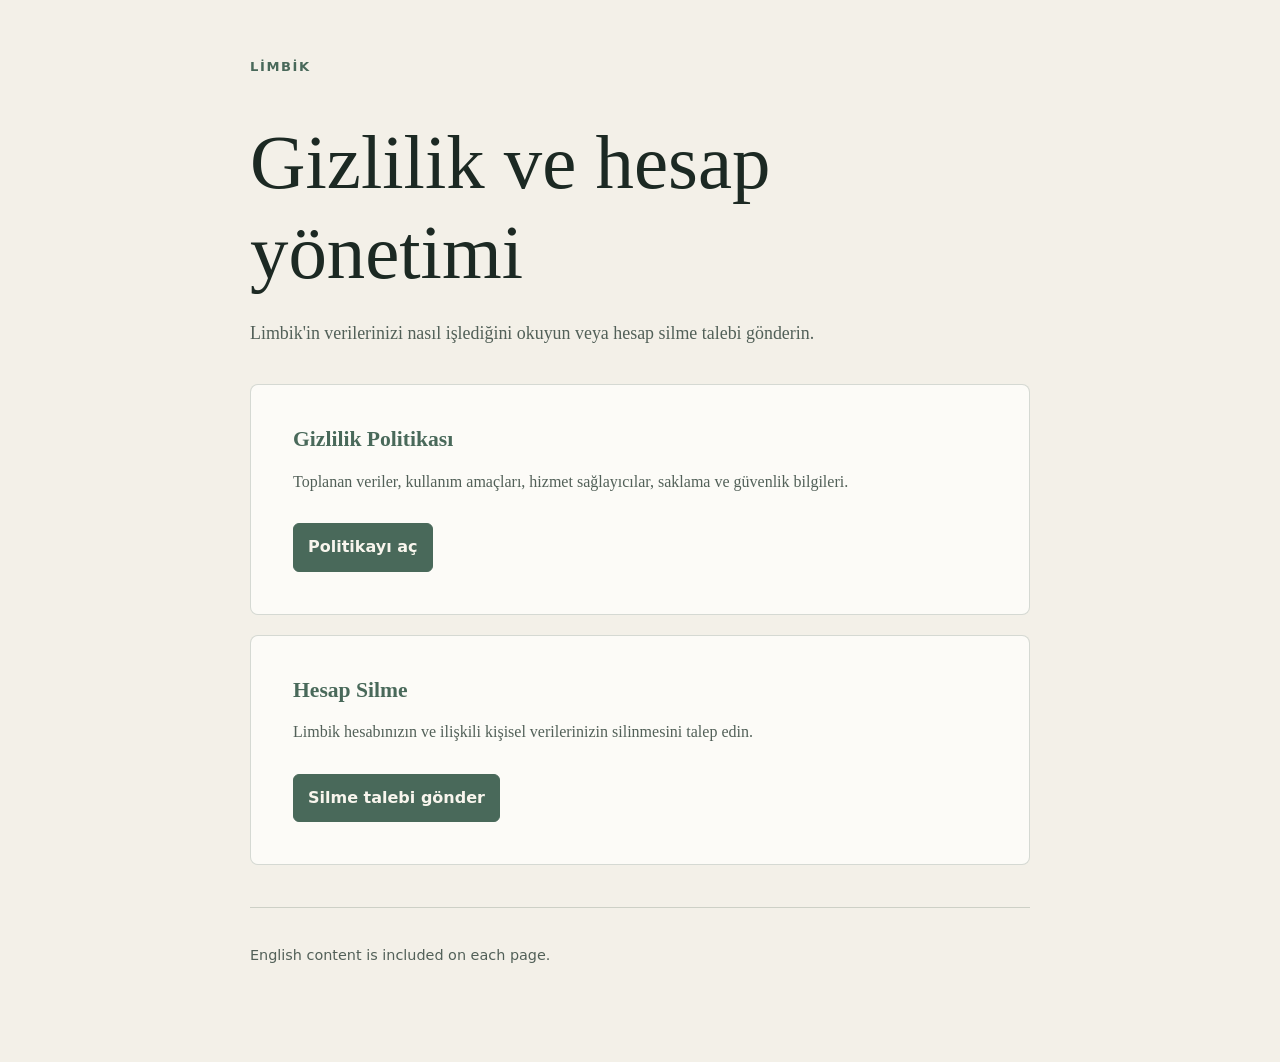
<file: index.html>
<!doctype html>
<html lang="tr">
  <head>
    <meta charset="utf-8" />
    <meta name="viewport" content="width=device-width, initial-scale=1" />
    <meta name="description" content="Limbik privacy policy and account deletion information." />
    <title>Limbik Legal</title>
    <link rel="stylesheet" href="./styles.css" />
  </head>
  <body>
    <main class="shell">
      <p class="brand">Limbik</p>
      <h1>Gizlilik ve hesap yönetimi</h1>
      <p class="lede">Limbik'in verilerinizi nasıl işlediğini okuyun veya hesap silme talebi gönderin.</p>

      <section class="panel">
        <h2>Gizlilik Politikası</h2>
        <p>Toplanan veriler, kullanım amaçları, hizmet sağlayıcılar, saklama ve güvenlik bilgileri.</p>
        <a class="button" href="./privacy/">Politikayı aç</a>
      </section>

      <section class="panel">
        <h2>Hesap Silme</h2>
        <p>Limbik hesabınızın ve ilişkili kişisel verilerinizin silinmesini talep edin.</p>
        <a class="button" href="./delete-account/">Silme talebi gönder</a>
      </section>

      <footer class="footer">
        <p>English content is included on each page.</p>
      </footer>
    </main>
  </body>
</html>
</file>
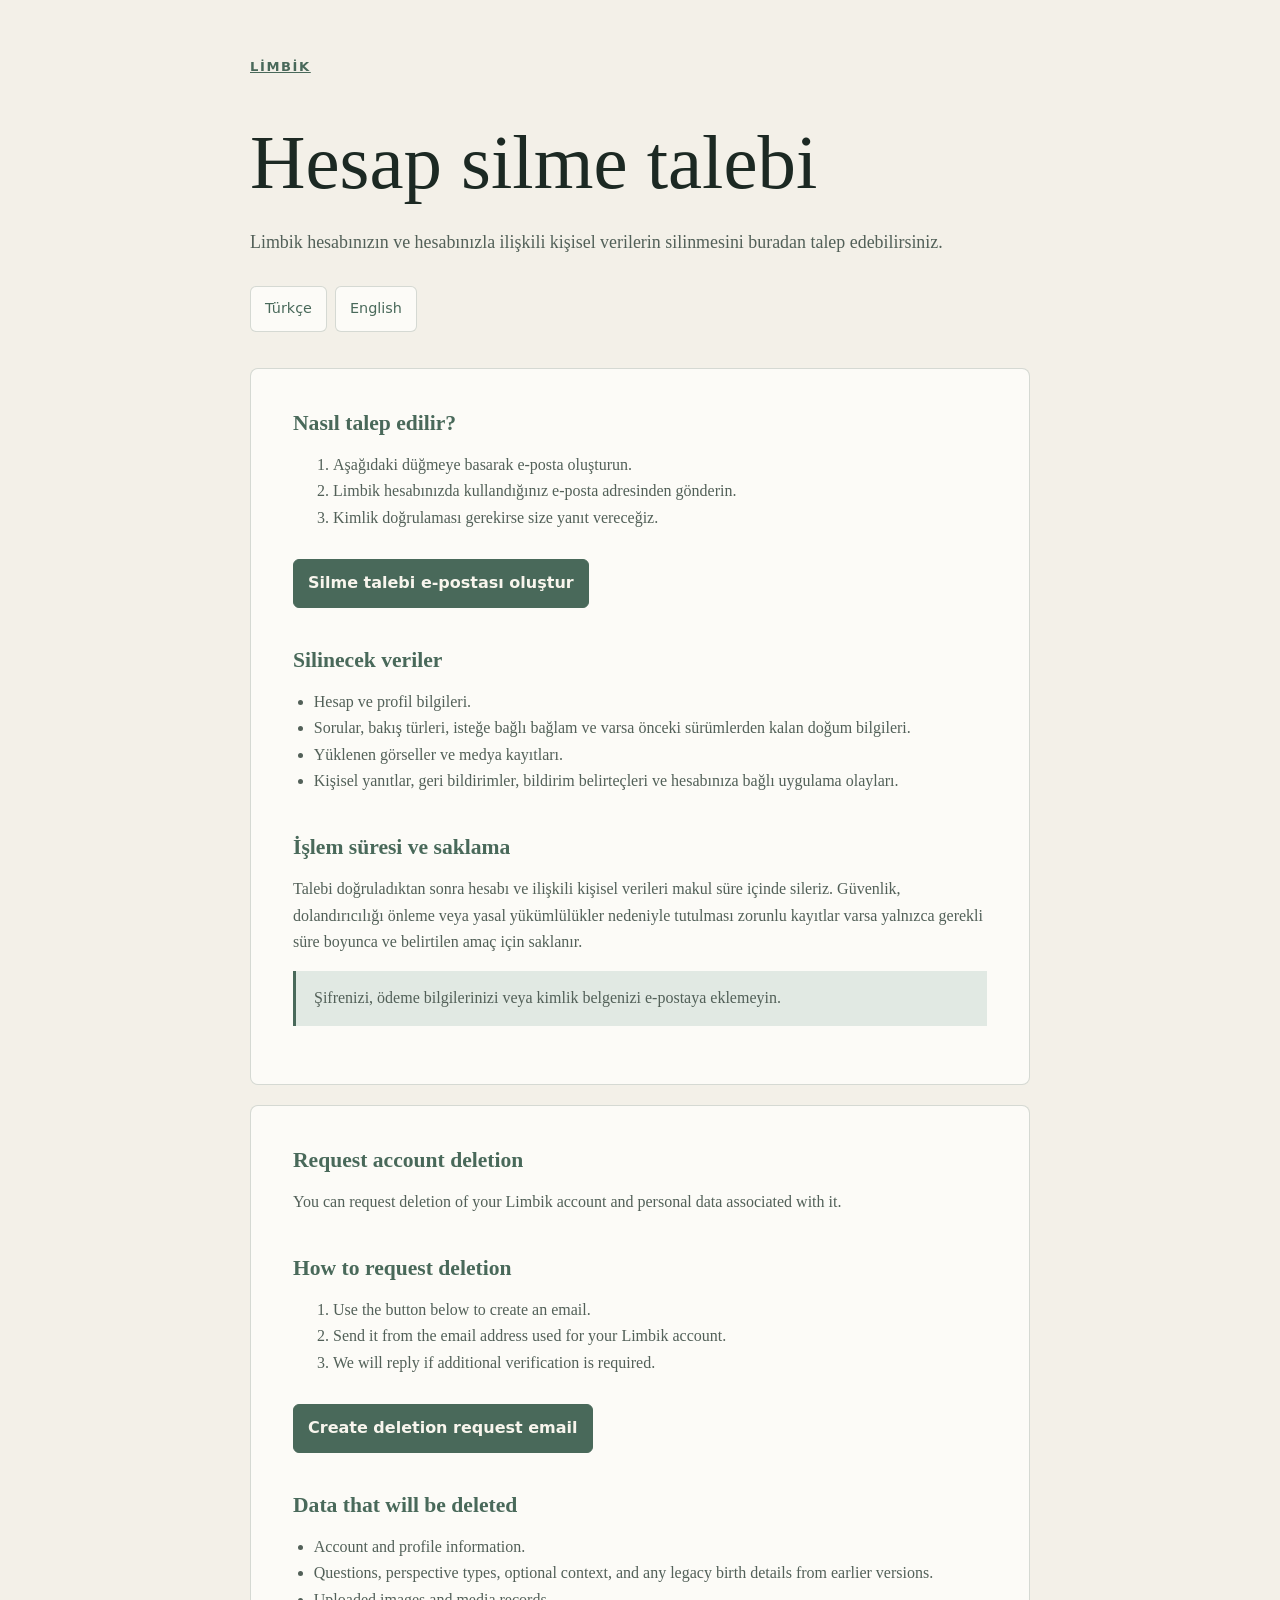
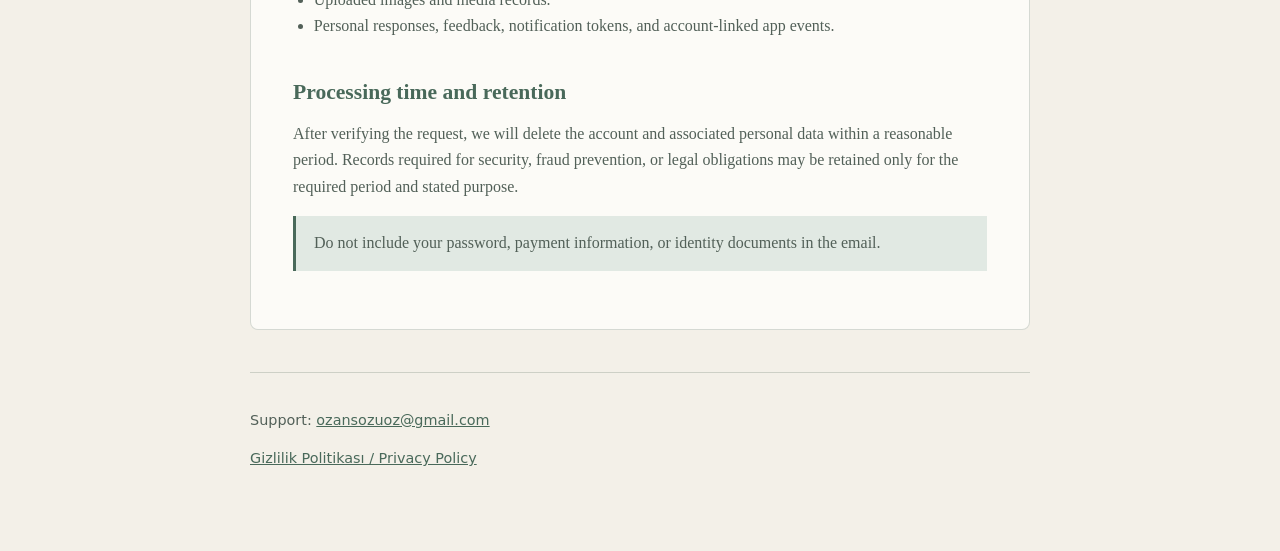
<file: delete-account/index.html>
<!doctype html>
<html lang="tr">
  <head>
    <meta charset="utf-8" />
    <meta name="viewport" content="width=device-width, initial-scale=1" />
    <meta name="description" content="Request deletion of a Limbik account and associated personal data." />
    <title>Limbik Hesap Silme | Account Deletion</title>
    <link rel="stylesheet" href="../styles.css" />
  </head>
  <body>
    <main class="shell">
      <p class="brand"><a href="../">Limbik</a></p>
      <h1>Hesap silme talebi</h1>
      <p class="lede">Limbik hesabınızın ve hesabınızla ilişkili kişisel verilerin silinmesini buradan talep edebilirsiniz.</p>
      <nav class="language-nav" aria-label="Language">
        <a href="#turkce">Türkçe</a>
        <a href="#english">English</a>
      </nav>

      <article class="panel" id="turkce">
        <h2>Nasıl talep edilir?</h2>
        <ol>
          <li>Aşağıdaki düğmeye basarak e-posta oluşturun.</li>
          <li>Limbik hesabınızda kullandığınız e-posta adresinden gönderin.</li>
          <li>Kimlik doğrulaması gerekirse size yanıt vereceğiz.</li>
        </ol>
        <a class="button" href="mailto:ozansozuoz@gmail.com?subject=Limbik%20hesap%20silme%20talebi&amp;body=Limbik%20hesab%C4%B1m%C4%B1n%20ve%20ili%C5%9Fkili%20ki%C5%9Fisel%20verilerimin%20silinmesini%20istiyorum.%0A%0AHesap%20e-postam%3A%20">Silme talebi e-postası oluştur</a>

        <h2>Silinecek veriler</h2>
        <ul>
          <li>Hesap ve profil bilgileri.</li>
          <li>Sorular, bakış türleri, isteğe bağlı bağlam ve varsa önceki sürümlerden kalan doğum bilgileri.</li>
          <li>Yüklenen görseller ve medya kayıtları.</li>
          <li>Kişisel yanıtlar, geri bildirimler, bildirim belirteçleri ve hesabınıza bağlı uygulama olayları.</li>
        </ul>

        <h2>İşlem süresi ve saklama</h2>
        <p>Talebi doğruladıktan sonra hesabı ve ilişkili kişisel verileri makul süre içinde sileriz. Güvenlik, dolandırıcılığı önleme veya yasal yükümlülükler nedeniyle tutulması zorunlu kayıtlar varsa yalnızca gerekli süre boyunca ve belirtilen amaç için saklanır.</p>

        <p class="notice">Şifrenizi, ödeme bilgilerinizi veya kimlik belgenizi e-postaya eklemeyin.</p>
      </article>

      <article class="panel" id="english" lang="en">
        <h2>Request account deletion</h2>
        <p>You can request deletion of your Limbik account and personal data associated with it.</p>

        <h2>How to request deletion</h2>
        <ol>
          <li>Use the button below to create an email.</li>
          <li>Send it from the email address used for your Limbik account.</li>
          <li>We will reply if additional verification is required.</li>
        </ol>
        <a class="button" href="mailto:ozansozuoz@gmail.com?subject=Limbik%20account%20deletion%20request&amp;body=Please%20delete%20my%20Limbik%20account%20and%20associated%20personal%20data.%0A%0AAccount%20email%3A%20">Create deletion request email</a>

        <h2>Data that will be deleted</h2>
        <ul>
          <li>Account and profile information.</li>
          <li>Questions, perspective types, optional context, and any legacy birth details from earlier versions.</li>
          <li>Uploaded images and media records.</li>
          <li>Personal responses, feedback, notification tokens, and account-linked app events.</li>
        </ul>

        <h2>Processing time and retention</h2>
        <p>After verifying the request, we will delete the account and associated personal data within a reasonable period. Records required for security, fraud prevention, or legal obligations may be retained only for the required period and stated purpose.</p>

        <p class="notice">Do not include your password, payment information, or identity documents in the email.</p>
      </article>

      <footer class="footer">
        <p>Support: <a href="mailto:ozansozuoz@gmail.com">ozansozuoz@gmail.com</a></p>
        <a href="../privacy/">Gizlilik Politikası / Privacy Policy</a>
      </footer>
    </main>
  </body>
</html>
</file>
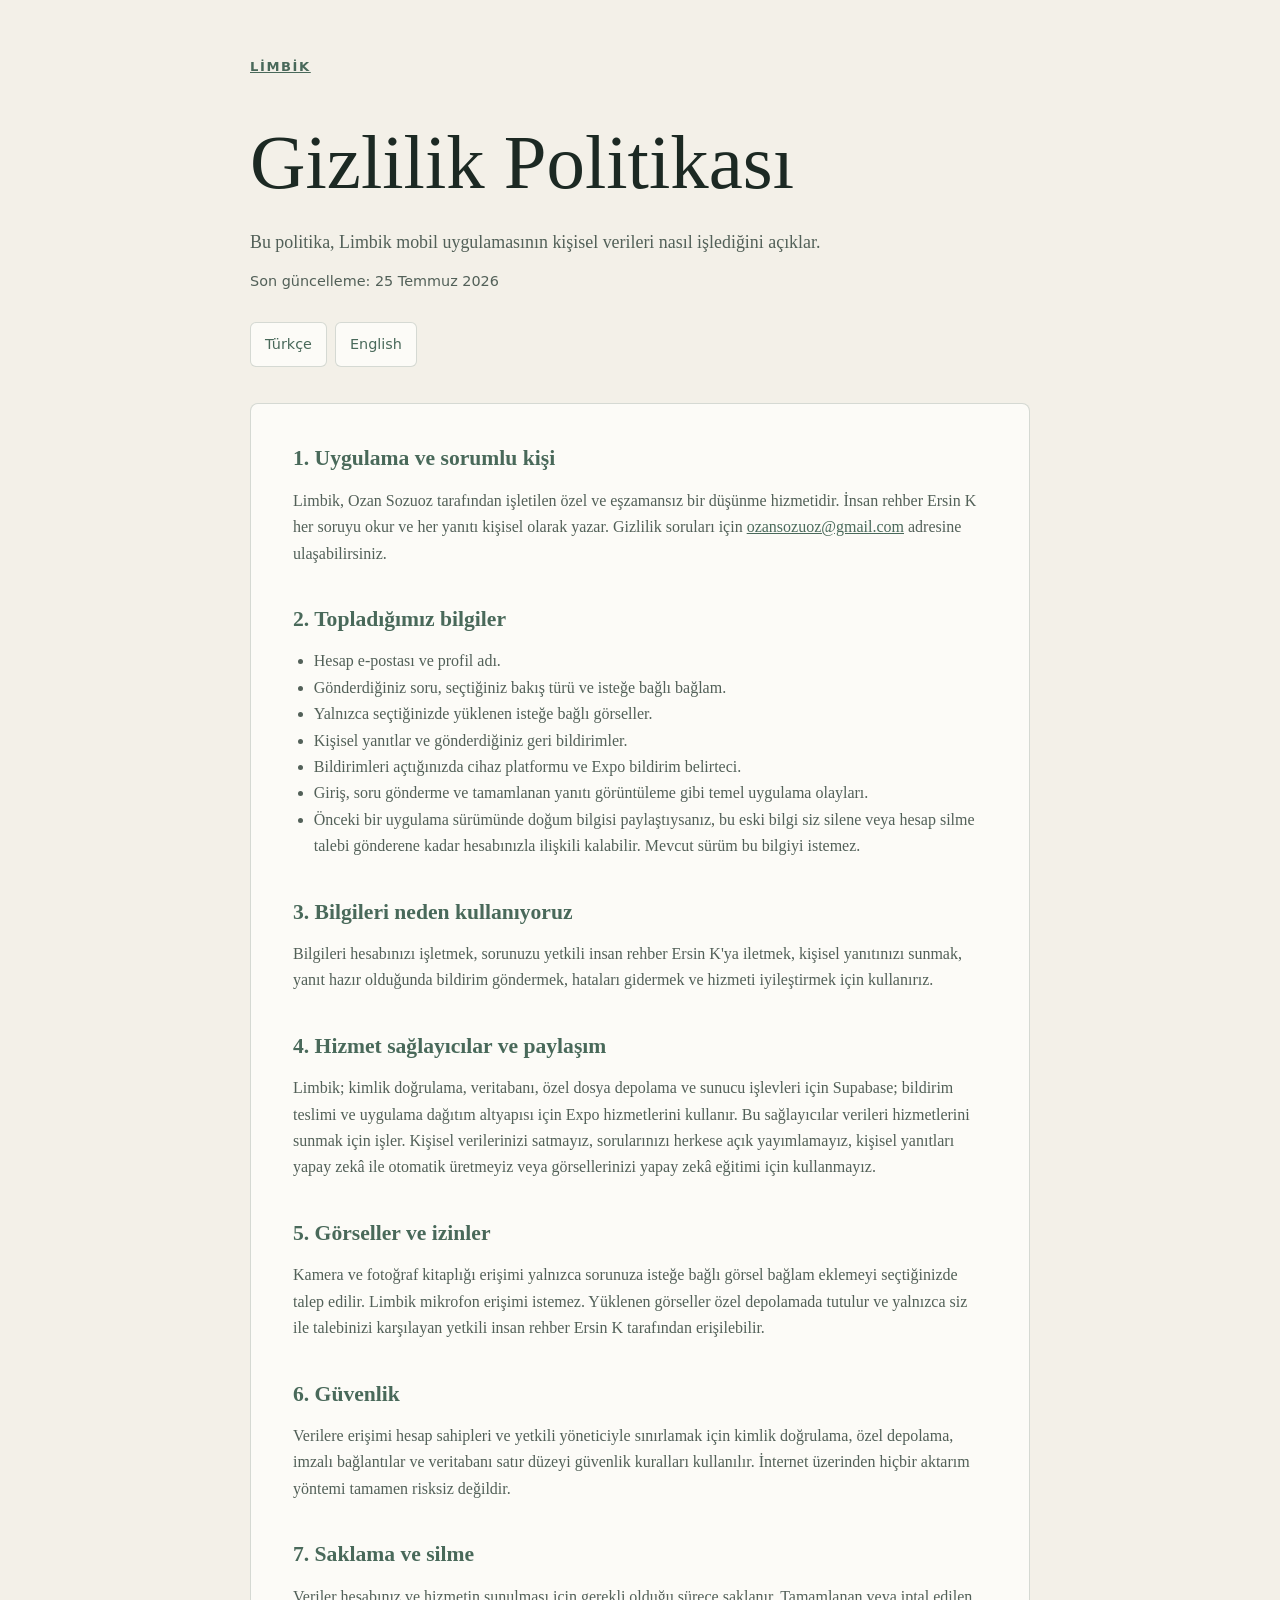
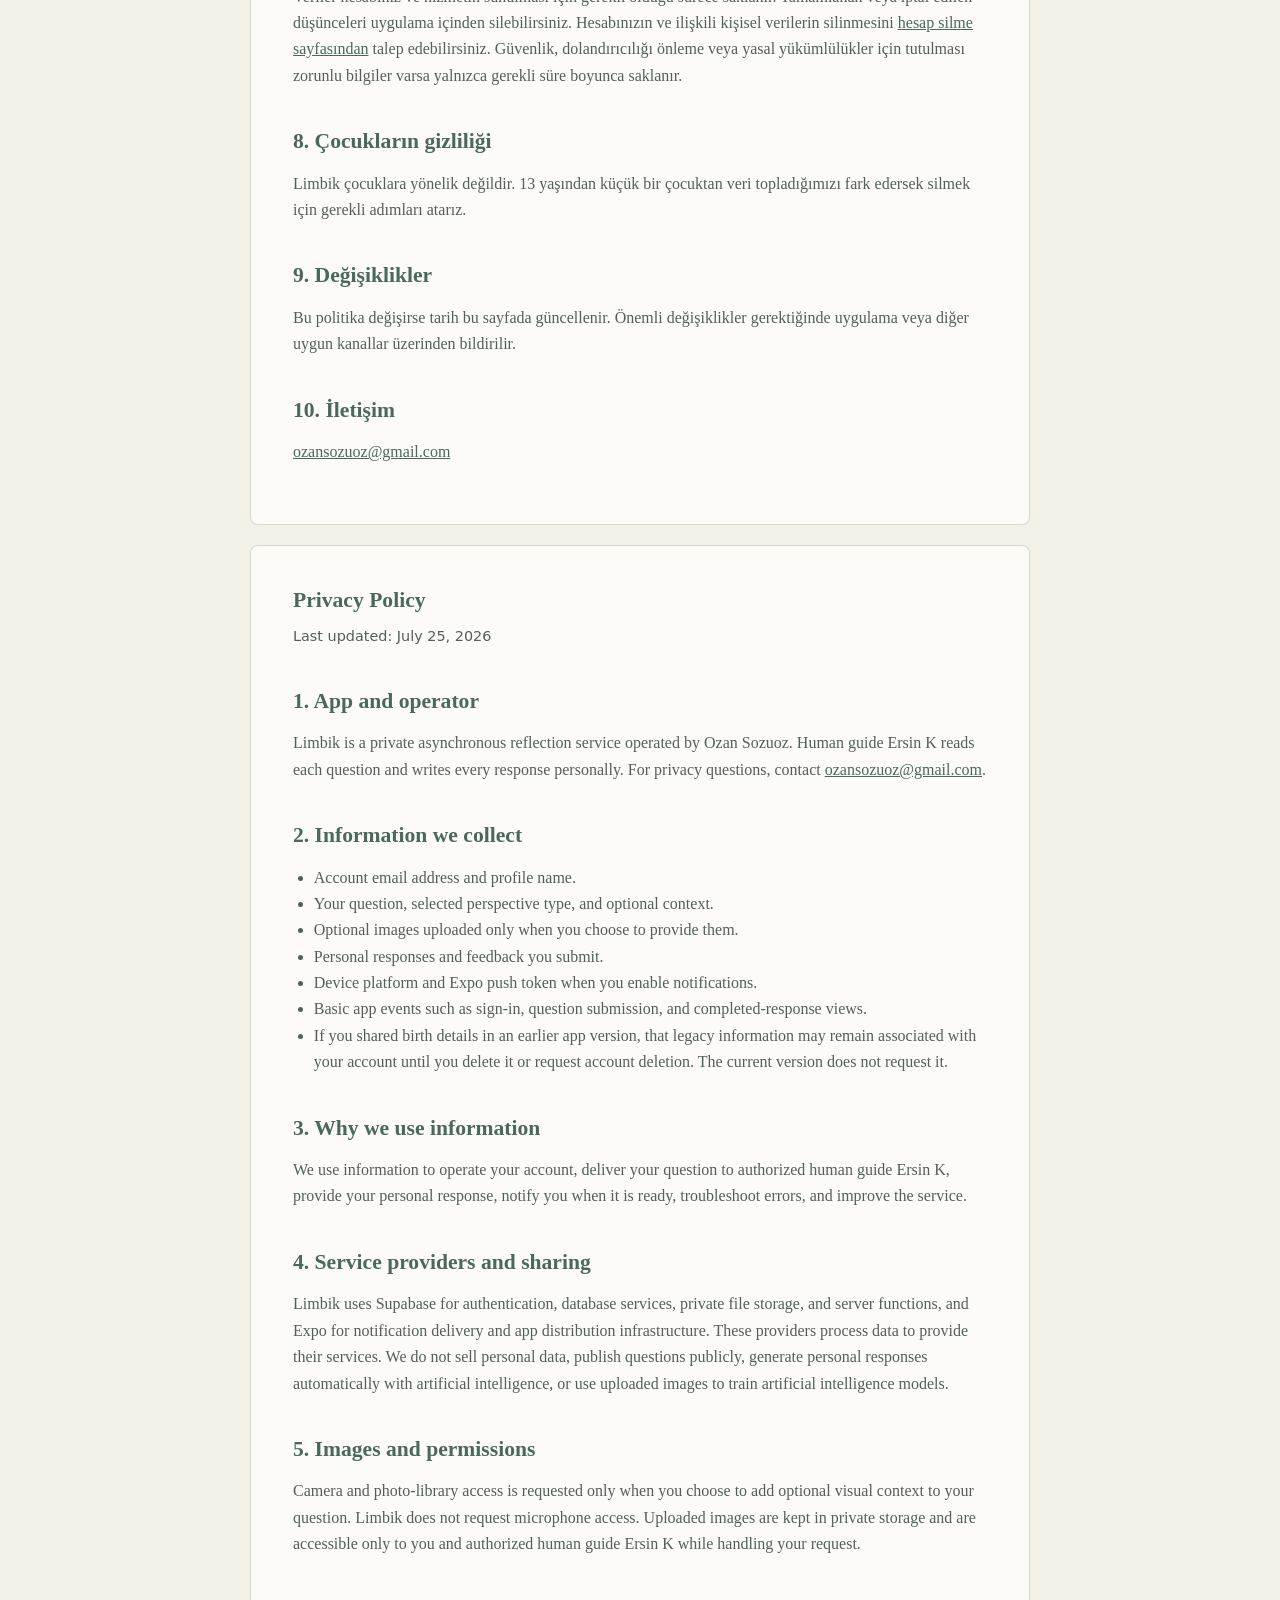
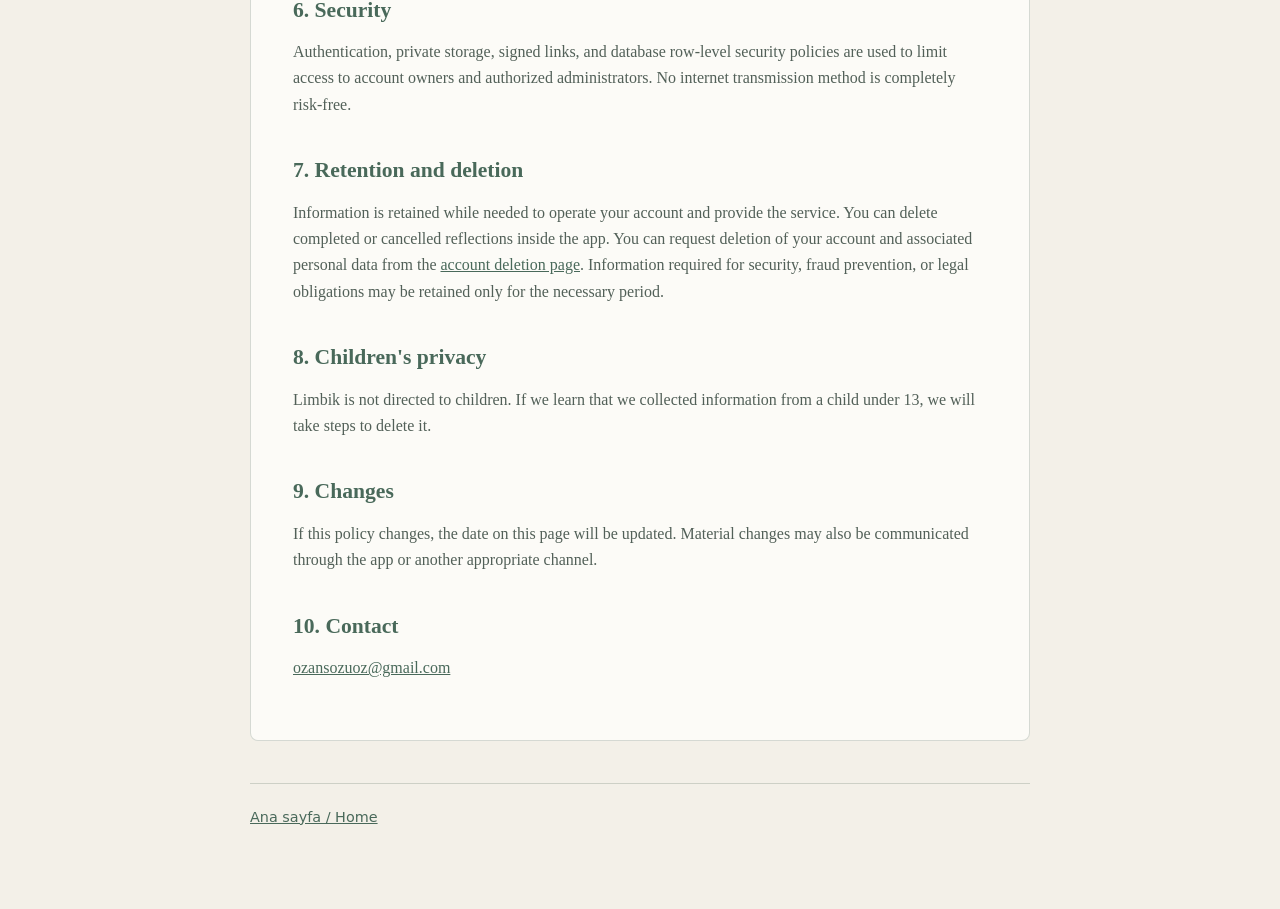
<file: privacy/index.html>
<!doctype html>
<html lang="tr">
  <head>
    <meta charset="utf-8" />
    <meta name="viewport" content="width=device-width, initial-scale=1" />
    <meta name="description" content="Limbik Privacy Policy and Gizlilik Politikası." />
    <title>Limbik Gizlilik Politikası | Privacy Policy</title>
    <link rel="stylesheet" href="../styles.css" />
  </head>
  <body>
    <main class="shell">
      <p class="brand"><a href="../">Limbik</a></p>
      <h1>Gizlilik Politikası</h1>
      <p class="lede">Bu politika, Limbik mobil uygulamasının kişisel verileri nasıl işlediğini açıklar.</p>
      <p class="meta">Son güncelleme: 25 Temmuz 2026</p>
      <nav class="language-nav" aria-label="Language">
        <a href="#turkce">Türkçe</a>
        <a href="#english">English</a>
      </nav>

      <article class="panel" id="turkce">
        <h2>1. Uygulama ve sorumlu kişi</h2>
        <p>Limbik, Ozan Sozuoz tarafından işletilen özel ve eşzamansız bir düşünme hizmetidir. İnsan rehber Ersin K her soruyu okur ve her yanıtı kişisel olarak yazar. Gizlilik soruları için <a href="mailto:ozansozuoz@gmail.com">ozansozuoz@gmail.com</a> adresine ulaşabilirsiniz.</p>

        <h2>2. Topladığımız bilgiler</h2>
        <ul>
          <li>Hesap e-postası ve profil adı.</li>
          <li>Gönderdiğiniz soru, seçtiğiniz bakış türü ve isteğe bağlı bağlam.</li>
          <li>Yalnızca seçtiğinizde yüklenen isteğe bağlı görseller.</li>
          <li>Kişisel yanıtlar ve gönderdiğiniz geri bildirimler.</li>
          <li>Bildirimleri açtığınızda cihaz platformu ve Expo bildirim belirteci.</li>
          <li>Giriş, soru gönderme ve tamamlanan yanıtı görüntüleme gibi temel uygulama olayları.</li>
          <li>Önceki bir uygulama sürümünde doğum bilgisi paylaştıysanız, bu eski bilgi siz silene veya hesap silme talebi gönderene kadar hesabınızla ilişkili kalabilir. Mevcut sürüm bu bilgiyi istemez.</li>
        </ul>

        <h2>3. Bilgileri neden kullanıyoruz</h2>
        <p>Bilgileri hesabınızı işletmek, sorunuzu yetkili insan rehber Ersin K'ya iletmek, kişisel yanıtınızı sunmak, yanıt hazır olduğunda bildirim göndermek, hataları gidermek ve hizmeti iyileştirmek için kullanırız.</p>

        <h2>4. Hizmet sağlayıcılar ve paylaşım</h2>
        <p>Limbik; kimlik doğrulama, veritabanı, özel dosya depolama ve sunucu işlevleri için Supabase; bildirim teslimi ve uygulama dağıtım altyapısı için Expo hizmetlerini kullanır. Bu sağlayıcılar verileri hizmetlerini sunmak için işler. Kişisel verilerinizi satmayız, sorularınızı herkese açık yayımlamayız, kişisel yanıtları yapay zekâ ile otomatik üretmeyiz veya görsellerinizi yapay zekâ eğitimi için kullanmayız.</p>

        <h2>5. Görseller ve izinler</h2>
        <p>Kamera ve fotoğraf kitaplığı erişimi yalnızca sorunuza isteğe bağlı görsel bağlam eklemeyi seçtiğinizde talep edilir. Limbik mikrofon erişimi istemez. Yüklenen görseller özel depolamada tutulur ve yalnızca siz ile talebinizi karşılayan yetkili insan rehber Ersin K tarafından erişilebilir.</p>

        <h2>6. Güvenlik</h2>
        <p>Verilere erişimi hesap sahipleri ve yetkili yöneticiyle sınırlamak için kimlik doğrulama, özel depolama, imzalı bağlantılar ve veritabanı satır düzeyi güvenlik kuralları kullanılır. İnternet üzerinden hiçbir aktarım yöntemi tamamen risksiz değildir.</p>

        <h2>7. Saklama ve silme</h2>
        <p>Veriler hesabınız ve hizmetin sunulması için gerekli olduğu sürece saklanır. Tamamlanan veya iptal edilen düşünceleri uygulama içinden silebilirsiniz. Hesabınızın ve ilişkili kişisel verilerin silinmesini <a href="../delete-account/">hesap silme sayfasından</a> talep edebilirsiniz. Güvenlik, dolandırıcılığı önleme veya yasal yükümlülükler için tutulması zorunlu bilgiler varsa yalnızca gerekli süre boyunca saklanır.</p>

        <h2>8. Çocukların gizliliği</h2>
        <p>Limbik çocuklara yönelik değildir. 13 yaşından küçük bir çocuktan veri topladığımızı fark edersek silmek için gerekli adımları atarız.</p>

        <h2>9. Değişiklikler</h2>
        <p>Bu politika değişirse tarih bu sayfada güncellenir. Önemli değişiklikler gerektiğinde uygulama veya diğer uygun kanallar üzerinden bildirilir.</p>

        <h2>10. İletişim</h2>
        <p><a href="mailto:ozansozuoz@gmail.com">ozansozuoz@gmail.com</a></p>
      </article>

      <article class="panel" id="english" lang="en">
        <h2>Privacy Policy</h2>
        <p class="meta">Last updated: July 25, 2026</p>

        <h2>1. App and operator</h2>
        <p>Limbik is a private asynchronous reflection service operated by Ozan Sozuoz. Human guide Ersin K reads each question and writes every response personally. For privacy questions, contact <a href="mailto:ozansozuoz@gmail.com">ozansozuoz@gmail.com</a>.</p>

        <h2>2. Information we collect</h2>
        <ul>
          <li>Account email address and profile name.</li>
          <li>Your question, selected perspective type, and optional context.</li>
          <li>Optional images uploaded only when you choose to provide them.</li>
          <li>Personal responses and feedback you submit.</li>
          <li>Device platform and Expo push token when you enable notifications.</li>
          <li>Basic app events such as sign-in, question submission, and completed-response views.</li>
          <li>If you shared birth details in an earlier app version, that legacy information may remain associated with your account until you delete it or request account deletion. The current version does not request it.</li>
        </ul>

        <h2>3. Why we use information</h2>
        <p>We use information to operate your account, deliver your question to authorized human guide Ersin K, provide your personal response, notify you when it is ready, troubleshoot errors, and improve the service.</p>

        <h2>4. Service providers and sharing</h2>
        <p>Limbik uses Supabase for authentication, database services, private file storage, and server functions, and Expo for notification delivery and app distribution infrastructure. These providers process data to provide their services. We do not sell personal data, publish questions publicly, generate personal responses automatically with artificial intelligence, or use uploaded images to train artificial intelligence models.</p>

        <h2>5. Images and permissions</h2>
        <p>Camera and photo-library access is requested only when you choose to add optional visual context to your question. Limbik does not request microphone access. Uploaded images are kept in private storage and are accessible only to you and authorized human guide Ersin K while handling your request.</p>

        <h2>6. Security</h2>
        <p>Authentication, private storage, signed links, and database row-level security policies are used to limit access to account owners and authorized administrators. No internet transmission method is completely risk-free.</p>

        <h2>7. Retention and deletion</h2>
        <p>Information is retained while needed to operate your account and provide the service. You can delete completed or cancelled reflections inside the app. You can request deletion of your account and associated personal data from the <a href="../delete-account/">account deletion page</a>. Information required for security, fraud prevention, or legal obligations may be retained only for the necessary period.</p>

        <h2>8. Children's privacy</h2>
        <p>Limbik is not directed to children. If we learn that we collected information from a child under 13, we will take steps to delete it.</p>

        <h2>9. Changes</h2>
        <p>If this policy changes, the date on this page will be updated. Material changes may also be communicated through the app or another appropriate channel.</p>

        <h2>10. Contact</h2>
        <p><a href="mailto:ozansozuoz@gmail.com">ozansozuoz@gmail.com</a></p>
      </article>

      <footer class="footer">
        <a href="../">Ana sayfa / Home</a>
      </footer>
    </main>
  </body>
</html>
</file>
<file: styles.css>
:root {
  color-scheme: light;
  --bg: #f3f0e8;
  --surface: #fcfbf7;
  --surface-2: #e1e9e3;
  --text: #1c2923;
  --muted: #526058;
  --accent: #49695a;
  --border: rgba(36, 60, 49, 0.18);
  --max: 780px;
}

* {
  box-sizing: border-box;
}

html {
  scroll-behavior: smooth;
}

body {
  margin: 0;
  background: var(--bg);
  color: var(--text);
  font-family: Georgia, "Times New Roman", serif;
  line-height: 1.65;
}

a {
  color: var(--accent);
}

.shell {
  width: min(calc(100% - 32px), var(--max));
  margin: 0 auto;
  padding: 56px 0 80px;
}

.brand {
  margin: 0 0 40px;
  color: var(--accent);
  font-size: 0.82rem;
  font-family: system-ui, sans-serif;
  font-weight: 700;
  letter-spacing: 0.12em;
  text-transform: uppercase;
}

h1,
h2 {
  line-height: 1.18;
}

h1 {
  max-width: 680px;
  margin: 0;
  font-size: clamp(2.4rem, 8vw, 4.8rem);
  font-weight: 500;
}

h2 {
  margin: 2.5rem 0 0.65rem;
  color: var(--accent);
  font-size: 1.35rem;
}

p,
li {
  color: var(--muted);
}

.lede {
  margin: 20px 0 0;
  font-size: 1.12rem;
}

.meta,
.language-nav,
.footer {
  font-family: system-ui, sans-serif;
  font-size: 0.9rem;
}

.meta {
  margin: 12px 0 0;
  color: var(--muted);
}

.language-nav {
  display: flex;
  gap: 8px;
  margin: 28px 0 0;
}

.language-nav a,
.button {
  display: inline-flex;
  min-height: 44px;
  align-items: center;
  justify-content: center;
  border: 1px solid var(--border);
  border-radius: 6px;
  padding: 10px 14px;
  background: var(--surface);
  text-decoration: none;
}

.button {
  margin-top: 12px;
  border-color: var(--accent);
  background: var(--accent);
  color: #f8f5ed;
  font-family: system-ui, sans-serif;
  font-weight: 700;
}

.panel {
  margin-top: 36px;
  border: 1px solid var(--border);
  border-radius: 8px;
  padding: clamp(22px, 5vw, 42px);
  background: var(--surface);
}

.panel + .panel {
  margin-top: 20px;
}

.panel h2:first-child {
  margin-top: 0;
}

.notice {
  border-left: 3px solid var(--accent);
  padding: 14px 18px;
  background: var(--surface-2);
}

ul {
  padding-left: 1.3rem;
}

.footer {
  margin-top: 42px;
  padding-top: 22px;
  border-top: 1px solid var(--border);
  color: var(--muted);
}

@media (max-width: 520px) {
  .shell {
    padding-top: 36px;
  }

  .language-nav {
    flex-wrap: wrap;
  }
}
</file>
